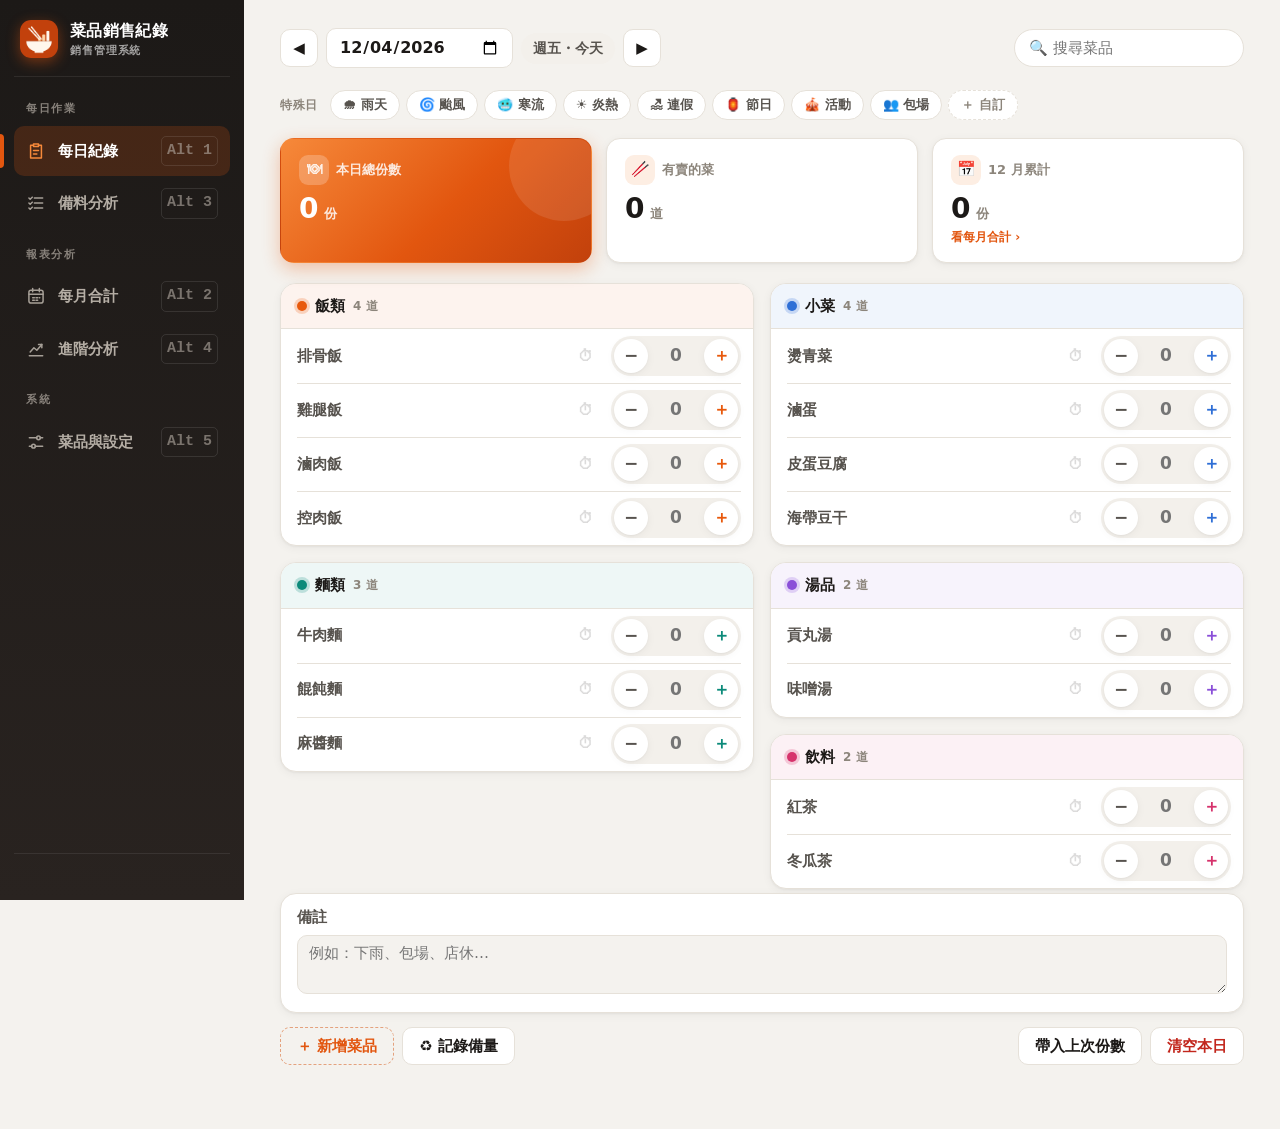
<file: index.html>
<!doctype html>
<html lang="zh-Hant">
<head>
<meta charset="utf-8">
<meta name="viewport" content="width=device-width, initial-scale=1, viewport-fit=cover">
<meta name="theme-color" content="#c2410c">
<meta name="apple-mobile-web-app-capable" content="yes">
<meta name="apple-mobile-web-app-title" content="菜品銷售">
<title>菜品銷售紀錄</title>
<link rel="manifest" href="manifest.webmanifest">
<link rel="icon" href="icons/icon-192.png">
<link rel="apple-touch-icon" href="icons/apple-touch-icon.png">
<link rel="stylesheet" href="styles.css?v=8">
</head>
<body>
<header class="top">
  <div class="brand"><img src="icons/icon-192.png" alt=""><div class="bt"><span id="shop">菜品銷售紀錄</span><small>銷售管理系統</small></div></div>
  <nav id="nav" aria-label="主選單">
    <span class="nav-sec">每日作業</span>
    <a href="#/day" data-v="day" title="每日紀錄（Alt+1）"><b><svg viewBox="0 0 24 24" aria-hidden="true"><path d="M9 3.5h6v3H9z"/><path d="M15 5h3.5v15.5h-13V5H9"/><path d="M9 11.5h6M9 15.5h4"/></svg></b><span>每日紀錄</span><kbd>Alt 1</kbd></a>
    <a href="#/plan" data-v="plan" title="備料分析（Alt+3）"><b><svg viewBox="0 0 24 24" aria-hidden="true"><path d="M10 6h10M10 12h10M10 18h10"/><path d="M3.5 6l1.5 1.5L7.5 5M3.5 12l1.5 1.5 2.5-2.5M3.5 18l1.5 1.5 2.5-2.5"/></svg></b><span>備料分析</span><kbd>Alt 3</kbd></a>
    <span class="nav-sec">報表分析</span>
    <a href="#/month" data-v="month" title="每月合計（Alt+2）"><b><svg viewBox="0 0 24 24" aria-hidden="true"><rect x="3.5" y="5" width="17" height="15.5" rx="2.5"/><path d="M3.5 10h17M8 3v4M16 3v4M8 14h2M12 14h2M16 14h.5M8 17h2M12 17h2"/></svg></b><span>每月合計</span><kbd>Alt 2</kbd></a>
    <a href="#/insight" data-v="insight" title="進階分析（Alt+4）"><b><svg viewBox="0 0 24 24" aria-hidden="true"><path d="M4 20h16"/><path d="M5 15.5l4.5-5 3.5 3 6-7"/><path d="M15 6.5h4v4"/></svg></b><span>進階分析</span><kbd>Alt 4</kbd></a>
    <span class="nav-sec">系統</span>
    <a href="#/settings" data-v="settings" title="菜品與設定（Alt+5）"><b><svg viewBox="0 0 24 24" aria-hidden="true"><path d="M4 7h9M17 7h3M4 17h3M11 17h9"/><circle cx="15" cy="7" r="2.2"/><circle cx="9" cy="17" r="2.2"/></svg></b><span>菜品與設定</span><kbd>Alt 5</kbd></a>
  </nav>
  <div class="foot">
    <a id="cloudst" class="cloudst" href="#/settings" hidden></a>
    <span id="status" class="status"></span>
  </div>
</header>
<main id="app"><p class="empty">載入中…</p></main>
<div id="toast" class="toast" hidden></div>
<script src="config.js?v=8"></script>
<script src="xlsx.js?v=8"></script>
<script src="app.js?v=8"></script>
</body>
</html>
</file>
<file: styles.css>
/* 菜品銷售紀錄 v2 — 版面 */
:root {
  color-scheme: light;
  --bg: #f4f2ee;
  --surface: #ffffff;
  --surface-2: #f3f0eb;
  --line: #e6e1d9;
  --text: #1c1917;
  --text-2: #57534e;
  --muted: #8c857b;
  --brand: #e2560f;
  --brand-2: #f6893a;
  --brand-ink: #fff;
  --brand-soft: #fdeee3;
  --series: #2a78d6;
  --series-soft: #d6e6f8;
  --up: #15803d;
  --down: #c0262d;
  --danger: #c2261c;
  --has: #fff6ec;
  --nav: #1c1917; --nav-2: #292320; --nav-text: #b5aea5;
  --shadow: 0 1px 2px rgba(28, 25, 23, .04), 0 2px 10px rgba(28, 25, 23, .05);
  --shadow-lg: 0 12px 32px rgba(28, 25, 23, .16);
  --r: 16px;
  /* 分類顏色 */
  --c1: #e8590c; --c2: #0c8a7a; --c3: #2f6fd6; --c4: #8a4fd8; --c5: #d6336c; --c6: #b7791f;
}
@media (prefers-color-scheme: dark) {
  :root:not([data-theme="light"]) {
    color-scheme: dark;
    --bg: #121110; --surface: #1c1a18; --surface-2: #26231f; --line: #34302b;
    --text: #f2efea; --text-2: #c9c3b8; --muted: #9a9286;
    --brand: #f97316; --brand-2: #fb923c; --brand-ink: #1a0d04; --brand-soft: #3a2316;
    --series: #3987e5; --series-soft: #20344d; --up: #4ade80; --down: #f87171; --danger: #f87171; --has: #2a1f16;
    --nav: #0c0b0a; --nav-2: #171412; --nav-text: #a8a29e;
    --shadow: 0 1px 2px rgba(0, 0, 0, .3); --shadow-lg: 0 10px 30px rgba(0, 0, 0, .5);
    --c1: #fb923c; --c2: #2dd4bf; --c3: #60a5fa; --c4: #c084fc; --c5: #f472b6; --c6: #fbbf24;
  }
}
:root[data-theme="dark"] {
  color-scheme: dark;
  --bg: #121110; --surface: #1c1a18; --surface-2: #26231f; --line: #34302b;
  --text: #f2efea; --text-2: #c9c3b8; --muted: #9a9286;
  --brand: #f97316; --brand-2: #fb923c; --brand-ink: #1a0d04; --brand-soft: #3a2316;
  --series: #3987e5; --series-soft: #20344d; --up: #4ade80; --down: #f87171; --danger: #f87171; --has: #2a1f16;
  --nav: #0c0b0a; --nav-2: #171412; --nav-text: #a8a29e;
  --shadow: 0 1px 2px rgba(0, 0, 0, .3); --shadow-lg: 0 10px 30px rgba(0, 0, 0, .5);
  --c1: #fb923c; --c2: #2dd4bf; --c3: #60a5fa; --c4: #c084fc; --c5: #f472b6; --c6: #fbbf24;
}

* { box-sizing: border-box; }
html { -webkit-text-size-adjust: 100%; }
body {
  margin: 0; background: var(--bg); color: var(--text);
  font: 15px/1.5 system-ui, -apple-system, "Segoe UI", "Microsoft JhengHei", "PingFang TC", "Noto Sans TC", sans-serif;
  font-variant-numeric: tabular-nums;
  -webkit-tap-highlight-color: transparent;
}
[hidden] { display: none !important; }
h2, h3 { margin: 0; }
h2 { font-size: 22px; letter-spacing: .02em; }
h3 { font-size: 15px; }
code { font-size: 12px; word-break: break-all; background: var(--surface-2); padding: 1px 5px; border-radius: 5px; }
.muted { color: var(--muted); }
.center { text-align: center; }
.pad { padding: 0 18px; }
.sp { flex: 1; }
.empty { color: var(--muted); text-align: center; padding: 36px 12px; }
.hint { color: var(--muted); font-size: 13px; margin: 0 0 12px; }
.sm { font-size: 12px; }
td.b, .b { font-weight: 700; }

/* ---- 頂列 ---- */
.top {
  position: sticky; top: 0; z-index: 20; display: flex; align-items: center; gap: 18px;
  padding: 10px 24px; padding-top: max(10px, env(safe-area-inset-top));
  background: color-mix(in srgb, var(--surface) 88%, transparent);
  -webkit-backdrop-filter: saturate(1.4) blur(12px); backdrop-filter: saturate(1.4) blur(12px);
  border-bottom: 1px solid var(--line);
}
.brand { display: flex; align-items: center; gap: 10px; font-weight: 800; font-size: 17px; white-space: nowrap; min-width: 0; letter-spacing: .02em; }
.brand img { width: 32px; height: 32px; border-radius: 9px; box-shadow: 0 2px 6px rgba(217, 72, 15, .3); }
.brand span { overflow: hidden; text-overflow: ellipsis; }
#nav { display: flex; gap: 2px; background: var(--surface-2); padding: 4px; border-radius: 12px; }
#nav a {
  display: flex; align-items: center; gap: 6px; padding: 7px 16px; border-radius: 9px;
  color: var(--text-2); text-decoration: none; font-weight: 700; white-space: nowrap; transition: background .15s, color .15s;
}
#nav a b { font-weight: 400; }
#nav a:hover { color: var(--text); }
#nav a.on { background: var(--surface); color: var(--brand); box-shadow: var(--shadow); }
.status { margin-left: auto; font-size: 12px; color: var(--muted); white-space: nowrap; }
.status.bad { color: var(--danger); font-weight: 700; }
.cloudst { font-size: 12px; font-weight: 700; color: var(--muted); text-decoration: none; white-space: nowrap; padding: 4px 10px; border-radius: 999px; background: var(--surface-2); }
.cloudst.ok { color: var(--up); background: color-mix(in srgb, var(--up) 12%, transparent); }
.cloudst.bad { color: var(--danger); background: color-mix(in srgb, var(--danger) 12%, transparent); }
.cloudform { display: grid; grid-template-columns: minmax(0, 2fr) minmax(0, 1fr) auto; gap: 10px; align-items: end; }
.cloudform label { display: grid; gap: 4px; font-weight: 600; color: var(--text-2); font-size: 13px; }
.card p.pad { margin: 0 0 14px; line-height: 1.7; }
.modal { position: fixed; inset: 0; z-index: 70; background: rgba(20, 12, 4, .5); display: grid; place-items: center; padding: 16px; -webkit-backdrop-filter: blur(3px); backdrop-filter: blur(3px); }
.dlg { background: var(--surface); color: var(--text); border-radius: 18px; padding: 22px; max-width: 440px; width: 100%; box-shadow: var(--shadow-lg); animation: pop .18s ease-out; }
@keyframes pop { from { transform: translateY(8px) scale(.98); opacity: 0; } }
.dlg p { margin: 0 0 16px; line-height: 1.6; }
.dlg .btns { flex-direction: column; }
.dlg .btns .btn { width: 100%; min-height: 44px; }
.dlg h3 { font-size: 18px; margin-bottom: 14px; }
.fl { display: grid; gap: 5px; font-weight: 600; color: var(--text-2); margin-bottom: 12px; font-size: 13px; }
.fl input { font-size: 16px; min-height: 42px; }
.dlg .btns.row2 { flex-direction: row; }
.dlg .btns.row2 .btn { flex: 1; width: auto; }

main { padding: 20px 24px 48px; max-width: 1240px; margin: 0 auto; }
.page-head { display: flex; align-items: center; gap: 12px; flex-wrap: wrap; margin-bottom: 16px; }

/* ---- 按鈕與輸入 ---- */
.btn {
  display: inline-flex; align-items: center; justify-content: center; gap: 5px;
  min-height: 38px; padding: 6px 16px; border-radius: 10px; border: 1px solid var(--line);
  background: var(--surface); color: var(--text); font: inherit; font-weight: 700; cursor: pointer; user-select: none;
  transition: border-color .15s, background .15s, transform .08s, box-shadow .15s;
}
.btn:hover:not(:disabled) { border-color: var(--muted); }
.btn:active:not(:disabled) { transform: scale(.97); }
.btn:disabled { opacity: .45; cursor: default; }
.btn.primary { background: linear-gradient(135deg, var(--brand-2), var(--brand)); border-color: transparent; color: #fff; box-shadow: 0 3px 10px color-mix(in srgb, var(--brand) 30%, transparent); }
.btn.primary:hover:not(:disabled) { border-color: transparent; filter: brightness(1.05); }
.btn.danger { color: var(--danger); }
.btn.danger:hover:not(:disabled) { border-color: var(--danger); background: color-mix(in srgb, var(--danger) 8%, var(--surface)); }
.btn.icon { padding: 0; width: 38px; }
.btn.sm { min-height: 28px; width: 28px; font-size: 11px; border-radius: 8px; }
input, textarea, select {
  font: inherit; color: var(--text); background: var(--surface); border: 1px solid var(--line);
  border-radius: 10px; padding: 6px 11px; min-height: 38px; min-width: 0; transition: border-color .15s, box-shadow .15s;
}
input:hover, textarea:hover { border-color: color-mix(in srgb, var(--muted) 60%, var(--line)); }
input:focus, textarea:focus { outline: none; border-color: var(--brand); box-shadow: 0 0 0 3px color-mix(in srgb, var(--brand) 18%, transparent); }
input.warn { border-color: var(--danger); }
input[type=checkbox] { min-height: 0; width: 18px; height: 18px; accent-color: var(--brand); box-shadow: none; }
textarea { width: 100%; resize: vertical; }
.chk { display: inline-flex; align-items: center; gap: 6px; font-size: 13px; color: var(--text-2); cursor: pointer; }

.seg { display: inline-flex; flex-wrap: wrap; gap: 2px; background: var(--surface-2); padding: 3px; border-radius: 10px; }
.seg button { font: inherit; font-size: 13px; font-weight: 600; border: 0; background: transparent; color: var(--text-2); padding: 5px 11px; border-radius: 8px; cursor: pointer; white-space: nowrap; }
.seg button.on { background: var(--surface); color: var(--brand); box-shadow: var(--shadow); }

/* ---- 日期列（◀ 日期 ▶ 接成一顆） ---- */
.datebar { display: flex; align-items: center; gap: 8px; flex-wrap: wrap; }
.datebar > .btn.icon { border-radius: 10px; }
.datebar input[type=date], .datebar input[type=month] { font-weight: 800; font-size: 16px; padding: 6px 12px; }
.wd { font-weight: 800; color: var(--text-2); padding: 5px 12px; border-radius: 999px; background: var(--surface-2); white-space: nowrap; font-size: 14px; }
.wd.we { color: var(--brand); background: var(--brand-soft); }
.search { margin-left: auto; width: 230px; border-radius: 999px; padding-left: 14px; }

/* ---- KPI ---- */
.kpis { display: grid; grid-template-columns: repeat(auto-fit, minmax(160px, 1fr)); gap: 12px; margin-bottom: 18px; }
.kpis.k3 { grid-template-columns: repeat(3, minmax(0, 1fr)); }
.kpi { position: relative; background: var(--surface); border: 1px solid var(--line); border-radius: var(--r); padding: 14px 16px; box-shadow: var(--shadow); min-width: 0; overflow: hidden; }
.kpi .l { display: flex; align-items: center; gap: 7px; font-size: 13px; color: var(--muted); font-weight: 700; }
.kpi .ki { font-style: normal; font-size: 15px; width: 28px; height: 28px; display: grid; place-items: center; border-radius: 9px; background: var(--surface-2); flex: none; }
.kpi .v { font-size: 26px; font-weight: 800; line-height: 1.25; margin-top: 6px; overflow: hidden; text-overflow: ellipsis; white-space: nowrap; letter-spacing: .01em; }
.kpi .v small { font-size: 13px; font-weight: 700; color: var(--muted); margin-left: 2px; }
.kpi .s { font-size: 12px; color: var(--text-2); margin-top: 2px; }
.kpi .s a { color: var(--brand); text-decoration: none; font-weight: 700; }
.kpi.main { background: linear-gradient(135deg, var(--brand-2), var(--brand)); border-color: transparent; color: #fff; box-shadow: 0 6px 18px color-mix(in srgb, var(--brand) 32%, transparent); }
.kpi.main .l, .kpi.main .v small { color: rgba(255, 255, 255, .85); }
.kpi.main .ki { background: rgba(255, 255, 255, .22); }
.kpi.main::after { content: ""; position: absolute; right: -28px; top: -28px; width: 110px; height: 110px; border-radius: 50%; background: rgba(255, 255, 255, .1); }
.kpi.best .v { font-size: 22px; }
.dl { font-weight: 700; }
.dl.up { color: var(--up); }
.dl.down { color: var(--down); }

/* ---- 每日紀錄 ---- */
.day-groups { columns: 2 420px; column-gap: 16px; }
.group {
  --gc: var(--brand);
  break-inside: avoid; background: var(--surface); border: 1px solid var(--line); border-radius: var(--r);
  margin-bottom: 16px; overflow: hidden; box-shadow: var(--shadow);
}
.group h3 {
  display: flex; align-items: center; gap: 8px; padding: 11px 16px; font-size: 15px; color: var(--text);
  background: color-mix(in srgb, var(--gc) 7%, var(--surface)); border-bottom: 1px solid var(--line);
}
.group h3 .dot { width: 10px; height: 10px; border-radius: 50%; background: var(--gc); box-shadow: 0 0 0 3px color-mix(in srgb, var(--gc) 22%, transparent); flex: none; }
.group h3 .gn { font-size: 12px; font-weight: 600; color: var(--muted); }
.group h3 .gq { margin-left: auto; font-size: 13px; color: var(--gc); background: color-mix(in srgb, var(--gc) 13%, transparent); padding: 1px 10px; border-radius: 999px; }
.group h3 .gq:empty { display: none; }
.row { position: relative; display: grid; grid-template-columns: 1fr auto; align-items: center; gap: 10px; padding: 7px 12px 7px 16px; transition: background .15s; }
.row + .row::before { content: ""; position: absolute; top: 0; left: 16px; right: 12px; border-top: 1px solid var(--line); }
.row.has { background: color-mix(in srgb, var(--gc) 6%, var(--surface)); }
.row.has::after { content: ""; position: absolute; left: 0; top: 6px; bottom: 6px; width: 3px; border-radius: 0 3px 3px 0; background: var(--gc); }
.row .nm { font-weight: 700; min-width: 0; overflow-wrap: anywhere; }
.row:not(.has) .nm { color: var(--text-2); font-weight: 600; }
.row .nm small { font-weight: 400; margin-left: 6px; }
.tag { font-size: 11px; color: var(--muted); border: 1px solid var(--line); border-radius: 5px; padding: 0 5px; margin-left: 6px; font-weight: 600; }
/* 份數：－ 數字 ＋ 接成一顆膠囊 */
.qty { display: flex; align-items: center; gap: 0; background: var(--surface-2); border-radius: 999px; padding: 3px; }
.qty .btn.icon { width: 34px; min-height: 34px; border-radius: 50%; border: 0; background: var(--surface); box-shadow: var(--shadow); font-size: 17px; color: var(--text-2); }
.qty .btn.icon[data-act=inc] { color: var(--gc); }
.qty .btn.icon:hover { color: var(--brand); }
.qty input { width: 56px; text-align: center; font-weight: 800; font-size: 17px; padding: 2px; border: 0; background: transparent; min-height: 34px; }
.qty input:focus { box-shadow: none; color: var(--brand); }
.row.has .qty { background: color-mix(in srgb, var(--gc) 13%, var(--surface)); }
.qty input::-webkit-inner-spin-button { display: none; }
.qty input { -moz-appearance: textfield; }
.note { display: block; font-weight: 700; color: var(--text-2); margin: 4px 0 14px; background: var(--surface); border: 1px solid var(--line); border-radius: var(--r); padding: 12px 16px; box-shadow: var(--shadow); }
.note textarea { margin-top: 6px; font-weight: 400; background: var(--bg); }
.day-tools { display: flex; gap: 8px; flex-wrap: wrap; justify-content: flex-end; }
.day-tools .sp { flex: 1; }
.day-tools [data-act=add] { border-style: dashed; color: var(--brand); border-color: color-mix(in srgb, var(--brand) 45%, var(--line)); background: transparent; }

/* ---- 卡片與表格 ---- */
.card { background: var(--surface); border: 1px solid var(--line); border-radius: var(--r); margin-bottom: 16px; box-shadow: var(--shadow); padding-bottom: 14px; overflow: hidden; }
.card:has(.tbl-wrap) { padding-bottom: 0; }
.card-head { display: flex; align-items: center; gap: 10px; flex-wrap: wrap; padding: 14px 18px 10px; }
.card-head h3 { font-size: 16px; }
.card.form { padding: 16px 18px; }
.card.form label { display: grid; gap: 6px; font-weight: 700; color: var(--text-2); max-width: 420px; }
.card .hint.pad { margin-bottom: 12px; }
.btns { display: flex; gap: 8px; flex-wrap: wrap; }
.tbl-wrap { overflow-x: auto; background: var(--surface); border: 1px solid var(--line); border-radius: var(--r); box-shadow: var(--shadow); }
.card .tbl-wrap { border: 0; border-radius: 0; box-shadow: none; }
table { width: 100%; border-collapse: collapse; }
th, td { padding: 9px 12px; text-align: left; border-bottom: 1px solid var(--line); white-space: nowrap; }
th { font-size: 12px; color: var(--muted); font-weight: 700; background: var(--surface-2); position: sticky; top: 0; letter-spacing: .04em; }
tbody tr { transition: background .12s; }
tbody tr:hover { background: color-mix(in srgb, var(--brand) 4%, var(--surface)); }
tbody tr:last-child td { border-bottom: 0; }
tfoot td { font-weight: 800; border-top: 2px solid var(--line); border-bottom: 0; background: var(--surface-2); }
.r { text-align: right; }
.c { text-align: center; }

/* 排行 */
.rk { display: inline-grid; place-items: center; min-width: 26px; height: 26px; border-radius: 50%; font-size: 12px; font-weight: 800; color: var(--muted); background: var(--surface-2); }
.rk.r1 { background: linear-gradient(135deg, #fcd34d, #f59e0b); color: #5a3a00; }
.rk.r2 { background: linear-gradient(135deg, #e5e7eb, #a8b0bc); color: #2f3640; }
.rk.r3 { background: linear-gradient(135deg, #f3c18f, #c4773b); color: #4a2408; }
.chip { display: inline-block; font-size: 12px; font-weight: 600; color: var(--text-2); background: var(--surface-2); padding: 1px 9px; border-radius: 999px; }
.rank td.r.b { font-size: 16px; }
.rank .share { width: 26%; min-width: 150px; }
.rank .share small { color: var(--text-2); margin-left: 8px; font-weight: 600; }
.track { display: inline-block; vertical-align: middle; width: calc(100% - 56px); height: 10px; background: var(--surface-2); border-radius: 999px; overflow: hidden; }
.track i { display: block; height: 100%; background: linear-gradient(90deg, var(--brand-2), var(--brand)); border-radius: 999px; }

/* ---- 月曆 ---- */
.cal { padding: 0 14px 4px; }
.cal-h, .cal-g { display: grid; grid-template-columns: repeat(7, minmax(0, 1fr)); gap: 7px; }
.cal-h span { text-align: center; font-size: 12px; font-weight: 800; color: var(--muted); padding-bottom: 6px; letter-spacing: .1em; }
.cal-h span.we { color: var(--brand); }
.cd {
  position: relative; display: flex; flex-direction: column; justify-content: space-between; min-height: 72px; padding: 7px 9px;
  border: 1px solid var(--line); border-radius: 12px; background: var(--surface); color: var(--text); text-decoration: none;
  transition: transform .12s, box-shadow .12s, border-color .12s;
}
.cd.blank { border: 0; background: transparent; }
.cd b { font-size: 13px; font-weight: 700; color: var(--text-2); }
.cd.we b { color: var(--brand); }
.cd span { font-size: 18px; font-weight: 800; text-align: right; white-space: nowrap; }
.cd span small { font-size: 11px; font-weight: 600; color: var(--muted); }
.cd span.z { color: var(--line); font-weight: 400; }
.cd.fut { opacity: .5; border-style: dashed; }
.cd.has { border-color: transparent; }
.cd.l1 { background: color-mix(in srgb, var(--brand) 10%, var(--surface)); }
.cd.l2 { background: color-mix(in srgb, var(--brand) 20%, var(--surface)); }
.cd.l3 { background: color-mix(in srgb, var(--brand) 32%, var(--surface)); }
.cd.l4 { background: linear-gradient(135deg, var(--brand-2), var(--brand)); color: #fff; }
.cd.l4 b, .cd.l4 span small, .cd.l4 .nt { color: rgba(255, 255, 255, .88); }
.cd.today { box-shadow: 0 0 0 2px var(--surface), 0 0 0 4px var(--brand); }
.cd.today b::after { content: "今天"; margin-left: 5px; font-size: 10px; font-weight: 800; color: #fff; background: var(--brand); padding: 0 5px; border-radius: 999px; vertical-align: 1px; }
.cd.l4.today b::after { background: #fff; color: var(--brand); }
a.cd:not(.blank):hover { transform: translateY(-2px); box-shadow: var(--shadow-lg); }
.cd .nt { position: absolute; top: 6px; right: 8px; font-style: normal; font-size: 12px; color: var(--muted); }

/* ---- 菜品清單 ---- */
.dlist { list-style: none; margin: 0; padding: 0; border-top: 1px solid var(--line); }
.dlist li { display: grid; grid-template-columns: auto minmax(0, 2fr) minmax(0, 1fr) auto auto; gap: 10px; align-items: center; padding: 8px 18px; border-bottom: 1px solid var(--line); transition: background .12s; }
.dlist li:hover { background: color-mix(in srgb, var(--brand) 3%, var(--surface)); }
.dlist li:last-child { border-bottom: 0; }
.dlist li.off input:not([type=checkbox]) { opacity: .5; text-decoration: line-through; }
.dlist li.flash { animation: flash 1.6s ease-out; }
@keyframes flash { from { background: var(--brand-soft); } to { background: transparent; } }
.dlist .mv { display: flex; gap: 3px; }
.dlist .mv .btn { color: var(--muted); }
.dlist .f-name { font-weight: 700; }
.dlist input:not([type=checkbox]) { background: transparent; border-color: transparent; }
.dlist input:not([type=checkbox]):hover { border-color: var(--line); background: var(--surface); }
.dlist input:not([type=checkbox]):focus { border-color: var(--brand); background: var(--surface); }
.dlist .f-cat { color: var(--text-2); }

.toast {
  position: fixed; z-index: 60; left: 50%; bottom: 28px; transform: translateX(-50%); max-width: calc(100vw - 32px);
  background: var(--text); color: var(--bg); padding: 11px 18px; border-radius: 999px; font-weight: 700; box-shadow: var(--shadow-lg);
  animation: toastin .2s ease-out;
}
@keyframes toastin { from { opacity: 0; transform: translate(-50%, 8px); } }

@media (prefers-reduced-motion: reduce) {
  *, *::before, *::after { animation: none !important; transition: none !important; }
}

/* ---- 手機 ---- */
@media screen and (max-width: 719px) {
  body { font-size: 15px; }
  /* 頂列不能用 backdrop-filter：會讓底部導覽列（position: fixed）跟著頂列跑 */
  .top { padding: 9px 16px; padding-top: max(9px, env(safe-area-inset-top)); background: var(--surface); -webkit-backdrop-filter: none; backdrop-filter: none; }
  .brand { font-size: 16px; }
  .brand img { width: 28px; height: 28px; border-radius: 8px; }
  #nav {
    position: fixed; left: 0; right: 0; bottom: 0; z-index: 30; border-radius: 0;
    background: color-mix(in srgb, var(--surface) 92%, transparent);
    -webkit-backdrop-filter: saturate(1.4) blur(12px); backdrop-filter: saturate(1.4) blur(12px);
    border-top: 1px solid var(--line); box-shadow: 0 -4px 16px rgba(0, 0, 0, .05);
    padding: 6px 8px max(6px, env(safe-area-inset-bottom)); justify-content: space-around; gap: 4px;
  }
  #nav a { flex-direction: column; gap: 1px; padding: 4px 6px; font-size: 11px; flex: 1; border-radius: 12px; }
  #nav a b { font-size: 20px; line-height: 1.25; }
  #nav a.on { background: var(--brand-soft); box-shadow: none; }
  main { padding: 14px 14px calc(92px + env(safe-area-inset-bottom)); }
  .toast { bottom: calc(86px + env(safe-area-inset-bottom)); }
  h2, .page-head h2 { font-size: 20px; }
  .search { width: 100%; margin-left: 0; }
  .cloudform { grid-template-columns: 1fr; }
  .status { display: none; }
  .cloudst { margin-left: auto; }
  .datebar { width: 100%; gap: 6px; }
  .datebar input[type=date], .datebar input[type=month] { flex: 1 1 140px; min-width: 140px; }
  .wd { padding: 5px 9px; font-size: 13px; }
}
@media screen and (max-width: 360px) {
  .datebar input[type=date], .datebar input[type=month] { font-size: 15px; padding: 6px 6px; }
  .datebar > .btn.icon { width: 36px; }
  .wd { padding: 4px 7px; }
  .kpis.k3 .kpi .ki { display: none; }
  .ctl .wd { display: none; }
}
@media screen and (max-width: 719px) {
  .kpis { grid-template-columns: 1fr 1fr; gap: 10px; margin-bottom: 14px; }
  .kpi { padding: 11px 12px; }
  .kpi .v { font-size: 21px; }
  .kpi.best .v { font-size: 18px; }
  .kpis.k3 { grid-template-columns: repeat(3, minmax(0, 1fr)); gap: 8px; }
  .kpis.k3 .kpi { padding: 10px; }
  .kpis.k3 .kpi .l { font-size: 11px; gap: 5px; }
  .kpis.k3 .kpi .ki { width: 22px; height: 22px; font-size: 12px; border-radius: 7px; }
  .kpis.k3 .kpi .v { font-size: 19px; margin-top: 4px; }
  .kpis.k3 .kpi .s { font-size: 11px; }
  .row { padding: 7px 10px 7px 14px; }
  .row + .row::before { left: 14px; right: 10px; }
  .btn.icon { width: 40px; min-height: 40px; font-size: 18px; }
  .qty .btn.icon { width: 38px; min-height: 38px; }
  .qty input { width: 50px; }
  .cal { padding: 0 8px 4px; }
  .cal-h, .cal-g { gap: 4px; }
  .cd { min-height: 54px; padding: 4px 5px; border-radius: 9px; }
  .cd b { font-size: 12px; }
  .cd span { font-size: 14px; }
  .cd span small { display: none; }
  .cd .nt { top: 3px; right: 4px; font-size: 10px; }
  .cd.today b::after { display: none; }
  .card-head { padding: 12px 14px 8px; }
  .pad { padding: 0 14px; }
  .card.form { padding: 14px; }
  .dlist li { grid-template-columns: minmax(0, 3fr) minmax(0, 2fr) auto; gap: 6px 8px; padding: 10px 12px; }
  .dlist .f-name { grid-column: 1; grid-row: 1; }
  .dlist .f-cat { grid-column: 2; grid-row: 1; }
  .dlist .f-del { grid-column: 3; grid-row: 1; }
  .dlist .f-off { grid-column: 1; grid-row: 2; padding-left: 10px; }
  .dlist .mv { grid-column: 2 / 4; grid-row: 2; justify-self: end; gap: 6px; }
  .dlist .btn.icon.sm { width: 34px; min-height: 30px; font-size: 12px; }
  .dlist input:not([type=checkbox]) { border-color: var(--line); background: var(--surface); }
  .day-tools .sp { display: none; }
  .day-tools .btn { flex: 1 1 auto; }
  .rank .share { min-width: 100px; width: 30%; }
  th, td { padding: 8px 9px; }
}

/* ---- 備料預估與星期分析 ---- */
.ctl { display: flex; align-items: center; gap: 10px 18px; flex-wrap: wrap; margin-bottom: 12px; }
.opt { display: flex; align-items: center; gap: 8px; font-size: 13px; font-weight: 700; color: var(--muted); }
.hint.warn-t { color: var(--brand); }
.card .kpis.pad { margin-bottom: 14px; }
.fc .fg td { background: color-mix(in srgb, var(--gc) 8%, var(--surface)); font-weight: 800; font-size: 13px; padding-top: 8px; padding-bottom: 8px; }
.fc .fg .dot { display: inline-block; width: 9px; height: 9px; border-radius: 50%; background: var(--gc); margin-right: 8px; vertical-align: 1px; }
.fc .fg span { float: right; color: var(--gc); }
.fc .fr td:first-child { padding-left: 28px; font-weight: 600; }
.fc .fr.z td { color: var(--muted); }
.fc .sug { display: inline-block; min-width: 46px; text-align: center; font-size: 16px; padding: 1px 10px; border-radius: 999px; background: var(--brand-soft); color: var(--brand); }
.fc .fr.z .sug { background: transparent; color: var(--muted); }
.insight { margin: 0 0 6px; font-size: 14px; }
.insight b { color: var(--brand); }
.wbars { display: grid; grid-template-columns: repeat(7, minmax(0, 1fr)); gap: 10px; align-items: end; margin: 6px 0 4px; }
.wb { display: flex; flex-direction: column; align-items: center; gap: 4px; min-width: 0; }
.wb .bv { font-size: 14px; font-weight: 800; }
.wb .bt { width: 100%; max-width: 56px; height: 140px; display: flex; align-items: flex-end; background: var(--surface-2); border-radius: 10px; overflow: hidden; }
.wb .bt i { display: block; width: 100%; border-radius: 10px 10px 0 0; background: color-mix(in srgb, var(--brand) 45%, var(--surface)); transition: height .3s; }
.wb.hi .bt i { background: linear-gradient(180deg, var(--brand-2), var(--brand)); }
.wb.hi .bv { color: var(--brand); }
.wb b { font-size: 14px; color: var(--text-2); }
.wb.we b { color: var(--brand); }
.wb small { font-size: 11px; color: var(--muted); }
.sm-h { font-size: 14px !important; }
.wk th.we { color: var(--brand); }
.wk td:not(:first-child), .wk th:not(:first-child) { min-width: 48px; }

/* ---- PDF 版面（畫面外產生，固定白底） ---- */
.pdf-render { position: fixed; left: -10000px; top: 0; width: 718px; background: #fff; color: #1f1a14; color-scheme: light; }
.rp { width: 718px; padding: 4px 2px; font: 12px/1.45 "Microsoft JhengHei", "PingFang TC", "Noto Sans TC", system-ui, sans-serif; color: #1f1a14; background: #fff; }
.rp-h { display: flex; justify-content: space-between; align-items: flex-end; border-bottom: 3px solid #d9480f; padding-bottom: 8px; margin-bottom: 12px; }
.rp-shop { font-size: 12px; color: #8a8174; font-weight: 700; }
.rp h1 { margin: 2px 0 0; font-size: 22px; }
.rp-sub { text-align: right; font-size: 10.5px; color: #8a8174; }
.rp-ks { display: grid; grid-template-columns: repeat(auto-fit, minmax(0, 1fr)); grid-auto-flow: column; gap: 8px; margin-bottom: 12px; }
.rp-k { border: 1px solid #e7e0d5; border-radius: 8px; padding: 6px 10px; }
.rp-k:first-child { background: #fdebdd; border-color: #f5c9a8; }
.rp-k span { display: block; font-size: 10.5px; color: #8a8174; font-weight: 700; }
.rp-k b { font-size: 17px; }
.rp-row { display: grid; grid-template-columns: 1.7fr 1fr; gap: 10px; }
.rp-box { border: 1px solid #e7e0d5; border-radius: 8px; padding: 8px 10px; margin-bottom: 10px; }
.rp-box h2 { font-size: 13px; margin: 0 0 6px; color: #d9480f; }
.rp-g { display: grid; grid-template-columns: repeat(7, 1fr); gap: 3px; }
.rp-wh { text-align: center; font-size: 10px; font-weight: 800; color: #8a8174; }
.rp-wh.we, .rp-d.we i { color: #d9480f; }
.rp-d { position: relative; height: 38px; border: 1px solid #eee6da; border-radius: 5px; padding: 2px 4px; }
.rp-d.blank { border: 0; }
.rp-d i { font-style: normal; font-size: 9.5px; color: #554d43; font-weight: 700; }
.rp-d b { position: absolute; right: 4px; bottom: 2px; font-size: 13px; }
.rp-d em { position: absolute; right: 4px; top: 1px; font-style: normal; font-size: 9px; color: #8a8174; }
.rp-wr { display: grid; grid-template-columns: 34px 1fr 34px; align-items: center; gap: 6px; margin: 5px 0; font-size: 11.5px; }
.rp-wr.we span:first-child { color: #d9480f; font-weight: 700; }
.rp-wr b { text-align: right; }
.rp-wk p { margin: 8px 0 0; font-size: 11px; color: #554d43; }
.rp-bar { display: inline-block; vertical-align: middle; width: 100%; height: 8px; background: #f2ede5; border-radius: 4px; overflow: hidden; }
.rp-bar i { display: block; height: 100%; background: #f08c2e; border-radius: 4px; }
.rp-t .rp-bar { width: 44px; margin-right: 5px; height: 7px; }
.rp-cols { display: grid; grid-template-columns: 1fr 1fr; gap: 10px; }
.rp-cols:has(> :only-child) { grid-template-columns: 1fr; }
.rp-t { width: 100%; border-collapse: collapse; font-size: 11.5px; }
.rp-t th { background: #f2ede5; color: #554d43; font-size: 10.5px; padding: 4px 6px; text-align: left; position: static; }
.rp-t td { padding: 3.5px 6px; border-bottom: 1px solid #eee6da; white-space: nowrap; }
.rp-t .r { text-align: right; }
.rp-t .c { text-align: center; }
.rp-t tfoot td { font-weight: 800; border-top: 2px solid #e7e0d5; background: #faf7f2; }
.rp-n { margin: 0; padding-left: 16px; font-size: 11.5px; }
.rp-n b { margin-right: 6px; }
.rp-fc td { padding: 6px 7px; font-size: 13px; }
.rp-fc .rp-cat td { background: #fdebdd; font-weight: 800; color: #b13d0c; padding: 4px 7px; }
.rp-fc .rp-cat small { font-weight: 600; color: #8a8174; }
.rp-fc .big { font-size: 16px; font-weight: 800; color: #d9480f; }
.rp-fc .wr { width: 80px; border-left: 1px solid #eee6da; }
.rp-sign { display: flex; gap: 60px; margin-top: 22px; font-size: 13px; font-weight: 700; }
.rp-sign span { flex: 1; border-bottom: 1px solid #999; padding-bottom: 18px; }

@media screen and (max-width: 719px) {
  .ctl { gap: 10px; }
  .opt { width: 100%; justify-content: space-between; }
  .ctl .datebar { flex-wrap: nowrap; }
  .ctl .datebar input[type=date] { min-width: 0; flex: 1 1 auto; font-size: 15px; padding: 6px 8px; }
  .ctl .wd { padding: 4px 8px; font-size: 12px; }
  .wbars { gap: 5px; }
  .wb .bt { height: 110px; border-radius: 7px; }
  .wb .bt i { border-radius: 7px 7px 0 0; }
  .wb .bv { font-size: 12px; }
  .fc .fr td:first-child { padding-left: 18px; }
  #nav a { font-size: 10.5px; padding: 4px 2px; }
}

/* ---- v2.3：賣完時間、鎖定、修改紀錄、同期比較 ---- */
.row { grid-template-columns: minmax(0, 1fr) auto auto; }
.row .so { display: inline-block; margin-left: 8px; font-size: 11px; font-weight: 800; color: #fff; background: var(--danger); padding: 0 7px; border-radius: 999px; vertical-align: 1px; }
.row .so[hidden] { display: none; }
.sob { width: 32px !important; min-height: 32px !important; border-radius: 50% !important; border-color: transparent; background: transparent; font-size: 15px !important; opacity: .45; padding: 0; }
.sob:hover:not(:disabled) { opacity: 1; background: var(--surface-2); border-color: transparent; }
.sob.on { opacity: 1; background: color-mix(in srgb, var(--danger) 14%, transparent); }
.sob:disabled { opacity: .15; }
.day-groups.ro .qty { opacity: .55; }
.lockbar { display: flex; align-items: center; gap: 10px; flex-wrap: wrap; justify-content: space-between; margin-bottom: 14px; padding: 10px 14px; border-radius: var(--r); background: color-mix(in srgb, var(--c3) 10%, var(--surface)); border: 1px solid color-mix(in srgb, var(--c3) 30%, var(--line)); font-weight: 700; color: var(--text-2); }
.daylog { margin-top: 16px; padding: 0; }
.daylog summary { cursor: pointer; padding: 12px 18px; font-weight: 800; list-style-position: inside; }
.daylog ul { list-style: none; margin: 0; padding: 0 0 6px; border-top: 1px solid var(--line); }
.daylog li { display: grid; grid-template-columns: 90px minmax(0, 1fr) minmax(0, 1.4fr) auto; gap: 10px; padding: 7px 18px; border-bottom: 1px solid var(--line); font-size: 14px; }
.daylog li:last-child { border-bottom: 0; }
.daylog time { color: var(--muted); font-variant-numeric: tabular-nums; }
.tag.sot { color: var(--danger); border-color: color-mix(in srgb, var(--danger) 40%, var(--line)); }
.dl.new { color: var(--c3); }
.kpi.main .dl { color: #fff; background: rgba(255, 255, 255, .22); padding: 0 6px; border-radius: 999px; }
.seg-l { font-size: 12px; font-weight: 700; color: var(--muted); padding: 5px 4px 5px 8px; }
.chip.on { color: var(--c3); background: color-mix(in srgb, var(--c3) 12%, transparent); }
.rp-so { margin-left: 6px; font-size: 10px; color: #c2261c; border: 1px solid #f0b6b0; border-radius: 4px; padding: 0 3px; }
@media screen and (max-width: 719px) {
  .row { gap: 6px; }
  .sob { width: 30px !important; min-height: 30px !important; }
  .daylog li { grid-template-columns: 76px minmax(0, 1fr) auto; padding: 7px 14px; }
  .daylog li span:not(.r) { grid-column: 2 / 4; grid-row: 2; color: var(--muted); font-size: 13px; }
  .daylog li .r { grid-column: 3; grid-row: 1; }
  .lockbar .btn { width: 100%; }
}

/* ---- v2.4 進階分析 ---- */
.kpi.warn .v { color: var(--danger); }
.tag.fix { color: var(--c3); border-color: color-mix(in srgb, var(--c3) 40%, var(--line)); }
a.opt.chip { text-decoration: none; padding: 4px 11px; font-size: 12px; }
.tune { margin-bottom: 14px; }
.tune .btns { align-items: center; margin: 6px 0 4px; }
.tune .hint { margin: 8px 0 0; }
.sw { display: inline-flex; align-items: center; gap: 8px; font-size: 14px; font-weight: 600; color: var(--text-2); cursor: pointer; }
.sw input { width: 18px; height: 18px; accent-color: var(--brand); }
.two { display: grid; grid-template-columns: repeat(2, minmax(0, 1fr)); gap: 0 24px; padding: 0 18px 14px; }
.two h4 { margin: 4px 0 6px; font-size: 14px; }
.lst { list-style: none; margin: 0 0 8px; padding: 0; }
.lst li { display: grid; grid-template-columns: minmax(0, 1fr) auto auto; align-items: center; gap: 2px 10px; padding: 7px 0; border-bottom: 1px solid var(--line); }
.lst li:last-child { border-bottom: 0; }
.lst li > span:first-child { font-weight: 700; overflow: hidden; text-overflow: ellipsis; white-space: nowrap; }
.lst li > small { grid-column: 1 / -1; color: var(--muted); font-size: 12px; }
.lst li .dl { text-align: right; min-width: 52px; }
.lst.cn li { grid-template-columns: minmax(0, 1fr) auto; }
.lst.cn li > span:first-child { white-space: normal; font-weight: 400; }
.str { font-size: 12px; padding: 1px 10px; border-radius: 999px; color: var(--c6); background: color-mix(in srgb, var(--c6) 14%, transparent); }
.str.hi { color: var(--danger); background: color-mix(in srgb, var(--danger) 13%, transparent); }
.spark { display: inline-flex; align-items: flex-end; gap: 2px; height: 22px; width: 62px; vertical-align: middle; }
.spark i { flex: 1; min-height: 2px; background: color-mix(in srgb, var(--brand) 55%, var(--surface)); border-radius: 2px 2px 0 0; }
.spark i:last-child { background: var(--brand); }
.alert { margin: 0 18px 14px; padding: 10px 14px; border-radius: 12px; background: color-mix(in srgb, var(--danger) 9%, var(--surface)); border: 1px solid color-mix(in srgb, var(--danger) 30%, var(--line)); display: grid; gap: 3px; font-size: 14px; }
.alert b { color: var(--danger); }
.alert small { color: var(--muted); }
.abcbar { display: flex; gap: 3px; margin-bottom: 14px; height: 30px; }
.abcbar i { font-style: normal; display: flex; align-items: center; min-width: 0; padding: 0 10px; border-radius: 8px; font-size: 12px; font-weight: 700; overflow: hidden; white-space: nowrap; color: #fff; }
.abcbar b { margin-right: 4px; font-size: 14px; }
.ab-a { --abc: var(--c1); }
.ab-b { --abc: var(--c3); }
.ab-c { --abc: #9a9286; }
.abcbar i.ab-a, .abcbar i.ab-b, .abcbar i.ab-c { background: var(--abc); }
.abk { display: inline-grid; place-items: center; width: 24px; height: 24px; border-radius: 7px; font-weight: 800; font-size: 13px; color: var(--abc); background: color-mix(in srgb, var(--abc) 15%, transparent); }
.abc tr.ab-c td.b { color: var(--muted); }
.vd { font-size: 12px; font-weight: 700; padding: 1px 9px; border-radius: 999px; white-space: nowrap; }
.vd.good { color: var(--up); background: color-mix(in srgb, var(--up) 13%, transparent); }
.vd.ok { color: var(--text-2); background: var(--surface-2); }
.vd.weak { color: var(--danger); background: color-mix(in srgb, var(--danger) 12%, transparent); }
.nd .spark { width: 48px; }
.ybars { display: grid; grid-template-columns: repeat(12, minmax(0, 1fr)); gap: 6px; align-items: end; margin: 6px 0 4px; }
.yb { display: flex; flex-direction: column; align-items: center; gap: 3px; min-width: 0; }
.yb .bv { font-size: 12px; font-weight: 800; white-space: nowrap; }
.yb .bt { position: relative; width: 100%; max-width: 44px; height: 150px; background: var(--surface-2); border-radius: 8px; overflow: hidden; }
.yb .bt i, .yb .bt em { position: absolute; bottom: 0; display: block; border-radius: 6px 6px 0 0; }
.yb .bt em { left: 0; right: 0; background: color-mix(in srgb, var(--muted) 28%, transparent); }
.yb .bt i { left: 22%; right: 22%; background: color-mix(in srgb, var(--brand) 55%, var(--surface)); }
.yb.hi .bt i { background: linear-gradient(180deg, var(--brand-2), var(--brand)); }
.yb.part .bt i { background: repeating-linear-gradient(45deg, color-mix(in srgb, var(--brand) 55%, var(--surface)) 0 5px, color-mix(in srgb, var(--brand) 30%, var(--surface)) 5px 10px); }
.yb b { font-size: 12px; color: var(--text-2); }
.yb small { font-size: 11px; color: var(--muted); white-space: nowrap; }
/* PDF */
.rp-p { margin: 0 0 6px; font-size: 11.5px; color: #3a332b; }
.rp-mini { display: block; font-size: 11px; color: #8a8174; margin: 2px 0 3px; }
.rp-li { display: flex; justify-content: space-between; gap: 8px; font-size: 11.5px; padding: 2.5px 0; border-bottom: 1px solid #f2ede5; }
.rp-li span { color: #554d43; font-weight: 700; white-space: nowrap; }
.rp-abc { display: inline-block; width: 16px; text-align: center; border-radius: 3px; color: #fff; background: #9a9286; }
.rp-abc.A { background: #e8590c; }
.rp-abc.B { background: #2f6fd6; }
.rp-yb { display: grid; grid-template-columns: repeat(12, 1fr); gap: 5px; align-items: end; }
.rp-yb > div { text-align: center; font-size: 10px; }
.rp-yb span { display: block; font-weight: 700; height: 14px; }
.rp-yt { position: relative; height: 90px; background: #faf7f2; border-radius: 4px; }
.rp-yt i, .rp-yt em { position: absolute; bottom: 0; display: block; }
.rp-yt em { left: 0; right: 0; background: #e7e0d5; }
.rp-yt i { left: 22%; right: 22%; background: #f08c2e; }
.rp-yb b { font-size: 10px; color: #554d43; }
@media screen and (max-width: 719px) {
  .two { grid-template-columns: 1fr; padding: 0 14px 12px; }
  .alert { margin: 0 14px 12px; }
  .ybars { gap: 3px; }
  .yb .bt { height: 110px; border-radius: 6px; }
  .yb .bv { font-size: 10px; }
  .yb b { font-size: 11px; }
  .yb small { font-size: 9px; }
  #nav a { padding: 4px 2px; font-size: 10.5px; }
  #nav a span { white-space: nowrap; }
}
.yb { cursor: pointer; }
@media screen and (max-width: 719px) {
  .yb .bv { display: none; }
  .yb .mo { display: none; }
  .yb b { font-size: 12px; }
  .yb small { display: none; }
}
@media screen and (min-width: 720px) and (max-width: 1040px) {
  #nav a { padding: 7px 10px; gap: 4px; }
  .brand span { max-width: 9em; overflow: hidden; text-overflow: ellipsis; white-space: nowrap; }
}

/* =====================================================================
   v2.5 專業版面：左側導覽列、圖示徽章、分析卡片、新功能元件
   ===================================================================== */
body { font-family: "Segoe UI", "Microsoft JhengHei UI", "Microsoft JhengHei", system-ui, -apple-system, "PingFang TC", "Noto Sans TC", sans-serif; }
#nav svg { width: 20px; height: 20px; fill: none; stroke: currentColor; stroke-width: 1.8; stroke-linecap: round; stroke-linejoin: round; display: block; }
#nav kbd { display: none; }
.nav-sec { display: none; }
.brand .bt { display: flex; flex-direction: column; min-width: 0; line-height: 1.2; }
.brand .bt small { display: none; font-size: 11px; font-weight: 600; letter-spacing: .08em; opacity: .6; }
.top .foot { display: contents; }

/* ---- 桌面：左側深色導覽列 ---- */
@media screen and (min-width: 720px) {
  :root { --sbw: 244px; }
  body { padding-left: var(--sbw); }
  .top {
    position: fixed; left: 0; top: 0; bottom: 0; width: var(--sbw); z-index: 30;
    flex-direction: column; align-items: stretch; gap: 0; padding: 18px 14px 16px;
    background: linear-gradient(180deg, var(--nav) 0%, var(--nav-2) 100%); color: #fff;
    border: 0; -webkit-backdrop-filter: none; backdrop-filter: none; overflow-y: auto;
  }
  .top > .kn-home { align-self: flex-start; margin: 0 0 12px 4px !important; }
  .brand { color: #fff; padding: 2px 6px 18px; margin-bottom: 8px; border-bottom: 1px solid rgba(255, 255, 255, .08); gap: 12px; }
  .brand img { width: 38px; height: 38px; border-radius: 11px; box-shadow: 0 4px 14px rgba(226, 86, 15, .45); }
  .brand .bt span { font-size: 16px; overflow: hidden; text-overflow: ellipsis; white-space: nowrap; }
  .brand .bt small { display: block; margin-top: 3px; }
  #nav { flex-direction: column; gap: 2px; background: transparent; padding: 0; border-radius: 0; }
  .nav-sec { display: block; font-size: 11px; font-weight: 700; letter-spacing: .14em; color: color-mix(in srgb, var(--nav-text) 70%, transparent); padding: 16px 12px 6px; }
  #nav a { gap: 12px; padding: 10px 12px; border-radius: 10px; color: var(--nav-text); font-weight: 600; position: relative; }
  #nav a b { opacity: .9; }
  #nav a:hover { background: rgba(255, 255, 255, .06); color: #fff; }
  #nav a.on { background: color-mix(in srgb, var(--brand) 20%, transparent); color: #fff; box-shadow: none; }
  #nav a.on::before { content: ""; position: absolute; left: -14px; top: 8px; bottom: 8px; width: 4px; border-radius: 0 4px 4px 0; background: var(--brand); }
  #nav a.on b { color: var(--brand-2); opacity: 1; }
  #nav kbd { display: inline; margin-left: auto; font: 600 10.5px/1 inherit; color: color-mix(in srgb, var(--nav-text) 60%, transparent); border: 1px solid rgba(255, 255, 255, .1); border-radius: 5px; padding: 3px 5px; }
  .top .foot { display: flex; flex-direction: column; gap: 8px; margin-top: auto; padding: 14px 6px 0; border-top: 1px solid rgba(255, 255, 255, .08); }
  .top .status { margin: 0; color: var(--nav-text); font-size: 12px; min-height: 16px; }
  .top .cloudst { align-self: flex-start; background: rgba(255, 255, 255, .07); color: var(--nav-text); }
  .top .cloudst.ok { color: #4ade80; background: rgba(74, 222, 128, .12); }
  .top .cloudst.bad { color: #fca5a5; background: rgba(248, 113, 113, .14); }
  main { max-width: 1320px; padding: 28px 36px 64px; }
}
/* 平板：導覽列縮成圖示 */
@media screen and (min-width: 720px) and (max-width: 1099px) {
  :root { --sbw: 76px; }
  .top { padding: 16px 10px; align-items: center; }
  .top > .kn-home { margin: 0 0 10px !important; padding: 5px 7px !important; font-size: 0 !important; align-self: center; }
  .top > .kn-home span { font-size: 18px !important; }
  .brand { padding: 0 0 14px; justify-content: center; }
  .brand .bt, .nav-sec, #nav kbd, #nav a span, .top .status { display: none !important; }
  #nav { width: 100%; gap: 6px; }
  #nav a { justify-content: center; padding: 12px 0; }
  #nav a.on::before { left: -10px; }
  .top .foot { padding: 12px 0 0; align-items: center; width: 100%; }
  .top .cloudst { font-size: 0; padding: 6px 8px; align-self: center; }
  .top .cloudst::before { content: "☁"; font-size: 15px; }
  main { padding: 24px 24px 56px; }
}
@media screen and (max-width: 719px) {
  .brand .bt span { overflow: hidden; text-overflow: ellipsis; white-space: nowrap; }
  #nav svg { width: 22px; height: 22px; }
  #nav a b { line-height: 1; margin-bottom: 2px; }
  .top .foot { display: flex; align-items: center; gap: 8px; margin-left: auto; }
}

/* ---- 頁首 ---- */
.page-head { margin-bottom: 20px; gap: 12px 14px; }
.page-head h2 { font-size: 24px; font-weight: 800; letter-spacing: .01em; }
.ph-t { display: flex; flex-direction: column; gap: 2px; min-width: 0; }
.ph-t p { margin: 0; }

/* ---- 卡片：標題列加分隔線與圖示徽章 ---- */
.card { border-radius: var(--r); border-color: var(--line); box-shadow: var(--shadow); margin-bottom: 18px; scroll-margin-top: 76px; }
.card > .card-head:first-child { border-bottom: 1px solid var(--line); margin-bottom: 16px; padding: 14px 20px; min-height: 60px; }
.card-head h3 { display: inline-flex; align-items: center; gap: 10px; font-size: 16px; font-weight: 800; }
.card-head h3 .hi { font-style: normal; display: inline-grid; place-items: center; width: 32px; height: 32px; border-radius: 10px; background: var(--brand-soft); font-size: 16px; flex: none; }
.card-head h3.sm-h { font-size: 14px !important; color: var(--text-2); }
.pad { padding: 0 20px; }
.card.form { padding: 18px 20px; }
.card > .tbl-wrap { border-top: 1px solid var(--line) !important; }
.card > .card-head:first-child + .tbl-wrap { border-top: 0 !important; margin-top: -16px; }
th { font-size: 11.5px; letter-spacing: .06em; padding-top: 10px; padding-bottom: 10px; }
td { padding-top: 10px; padding-bottom: 10px; }
td.wrap { white-space: normal; min-width: 150px; line-height: 1.6; }

/* ---- KPI ---- */
.kpis { gap: 14px; margin-bottom: 20px; }
.kpis.k6 { grid-template-columns: repeat(3, minmax(0, 1fr)); }
@media screen and (min-width: 1560px) { .kpis.k6 { grid-template-columns: repeat(6, minmax(0, 1fr)); } }
.kpis.k4 { grid-template-columns: repeat(4, minmax(0, 1fr)); }
.kpi { border-radius: 14px; padding: 16px 18px; }
.kpi .ki { background: var(--brand-soft); width: 30px; height: 30px; }
.kpi .v { font-size: 28px; letter-spacing: -.01em; }
.kpi.main { background: linear-gradient(135deg, #f6893a 0%, #e2560f 55%, #c2410c 100%); }
.kpi.good .v { color: var(--up); }
.card .kpi:not(.main) { box-shadow: none; background: var(--surface-2); border-color: transparent; }
.card .kpi.main { box-shadow: none; }
.card .kpi:not(.main) .ki { background: var(--surface); }
.kbar { display: block; height: 6px; margin-top: 8px; border-radius: 99px; background: var(--surface-2); overflow: hidden; }
.kbar i { display: block; height: 100%; border-radius: 99px; background: var(--brand); }
.kbar.ok i { background: var(--up); }
.kbar.low i { background: var(--c6); }
.kpi.main .kbar { background: rgba(255, 255, 255, .25); }
.kpi.main .kbar i { background: #fff; }

/* ---- 按鈕 ---- */
.btn.primary { background: var(--brand); box-shadow: 0 2px 8px color-mix(in srgb, var(--brand) 30%, transparent); }
.btn.primary:hover:not(:disabled) { background: color-mix(in srgb, var(--brand) 88%, #000); filter: none; }
.btn.tgl.on { color: var(--brand); border-color: color-mix(in srgb, var(--brand) 50%, var(--line)); background: var(--brand-soft); }

/* ---- 進階分析：快速跳轉 ---- */
.subnav { position: sticky; top: 0; z-index: 15; display: flex; gap: 6px; overflow-x: auto; scrollbar-width: none; margin: -6px -4px 18px; padding: 10px 4px;
  background: color-mix(in srgb, var(--bg) 88%, transparent); -webkit-backdrop-filter: blur(10px); backdrop-filter: blur(10px); }
.subnav::-webkit-scrollbar { display: none; }
.subnav button { flex: none; font: inherit; font-size: 13px; font-weight: 700; color: var(--text-2); background: var(--surface); border: 1px solid var(--line); border-radius: 999px; padding: 6px 13px; cursor: pointer; white-space: nowrap; transition: border-color .15s, color .15s; }
.subnav button:hover { color: var(--brand); border-color: color-mix(in srgb, var(--brand) 45%, var(--line)); }

/* ---- 特殊日標註 ---- */
.tagbar { display: flex; align-items: center; gap: 10px; margin-bottom: 16px; min-width: 0; }
.card .tagbar { margin: 0 0 12px; }
.tb-l { font-size: 12px; font-weight: 800; color: var(--muted); letter-spacing: .06em; white-space: nowrap; }
.tb-s { display: flex; gap: 6px; overflow-x: auto; scrollbar-width: none; padding: 2px; min-width: 0; }
.tb-s::-webkit-scrollbar { display: none; }
.tg { flex: none; font: inherit; font-size: 13px; font-weight: 600; color: var(--text-2); background: var(--surface); border: 1px solid var(--line); border-radius: 999px; padding: 4px 12px; cursor: pointer; white-space: nowrap; transition: border-color .15s, background .15s, color .15s; }
.tg:hover:not(:disabled) { border-color: var(--muted); }
.tg.on { color: var(--brand); background: var(--brand-soft); border-color: color-mix(in srgb, var(--brand) 45%, var(--line)); font-weight: 800; }
.tg.add { border-style: dashed; color: var(--muted); }
.tg:disabled { cursor: default; opacity: .55; }
.tg.on:disabled { opacity: 1; }
.cd .tgi { position: absolute; left: 50%; transform: translateX(-50%); top: 6px; font-style: normal; font-size: 11px; letter-spacing: -1px; }
.tag.tgf { color: var(--c4); border-color: color-mix(in srgb, var(--c4) 40%, var(--line)); }
.alert.info { background: color-mix(in srgb, var(--c3) 9%, var(--surface)); border-color: color-mix(in srgb, var(--c3) 30%, var(--line)); margin: 0 20px 14px; padding: 10px 14px; }
.alert.info b { color: var(--c3); }

/* ---- 每日紀錄：備量欄 ---- */
.mkon .row { grid-template-columns: minmax(0, 1fr) auto auto auto; }
.mkh { display: grid; grid-template-columns: minmax(0, 1fr) 32px 64px 130px; gap: 10px; padding: 6px 12px 2px 16px; font-size: 11px; font-weight: 700; color: var(--muted); letter-spacing: .06em; }
.mkh span { text-align: center; }
.mkh span:first-child { grid-column: 1 / 3; text-align: left; }
.mk input { width: 64px; text-align: center; font-weight: 700; font-size: 15px; min-height: 36px; border-radius: 999px; background: var(--surface-2); border-color: transparent; padding: 2px 6px; -moz-appearance: textfield; }
.mk input::-webkit-inner-spin-button { display: none; }
.mk input:focus { background: var(--surface); }
.row .lf { display: inline-block; margin-left: 8px; font-size: 11px; font-weight: 800; color: var(--c6); }
.row .lf:empty { display: none; }

/* ---- 目標 ---- */
.goal { margin-bottom: 16px; }
.gl-h { display: flex; align-items: baseline; gap: 6px; }
.gl-h b { font-size: 34px; font-weight: 800; letter-spacing: -.01em; }
.gl-h span { color: var(--muted); font-weight: 700; }
.gl-h em { margin-left: auto; font-style: normal; font-size: 22px; font-weight: 800; color: var(--brand); }
.gl-b { position: relative; height: 14px; border-radius: 99px; background: var(--surface-2); overflow: hidden; margin: 8px 0 10px; }
.gl-b i { position: absolute; left: 0; top: 0; bottom: 0; border-radius: 99px; background: linear-gradient(90deg, var(--brand-2), var(--brand)); }
.gl-b s { position: absolute; top: 0; bottom: 0; background: repeating-linear-gradient(45deg, color-mix(in srgb, var(--brand) 35%, transparent) 0 5px, transparent 5px 10px); }
.gl-s { margin: 0; color: var(--text-2); font-size: 14px; line-height: 1.7; }
.gl-s b { color: var(--brand); }
.gbars { display: grid; grid-template-columns: repeat(6, minmax(0, 1fr)); gap: 12px; align-items: end; margin-bottom: 8px; }
.gbm { display: flex; flex-direction: column; align-items: center; gap: 4px; }
.gbm span { font-size: 12px; font-weight: 800; color: var(--text-2); }
.gbm.ok span { color: var(--up); }
.gbm .bt { position: relative; width: 100%; max-width: 64px; height: 120px; background: var(--surface-2); border-radius: 10px; overflow: hidden; }
.gbm .bt i { position: absolute; left: 18%; right: 18%; bottom: 0; border-radius: 6px 6px 0 0; background: color-mix(in srgb, var(--brand) 50%, var(--surface)); }
.gbm.ok .bt i { background: color-mix(in srgb, var(--up) 70%, var(--surface)); }
.gbm.part .bt i { background: repeating-linear-gradient(45deg, color-mix(in srgb, var(--brand) 55%, var(--surface)) 0 5px, color-mix(in srgb, var(--brand) 28%, var(--surface)) 5px 10px); }
.gbm .bt em { position: absolute; left: 0; right: 0; border-top: 2px dashed var(--text-2); z-index: 1; }
.gbm b { font-size: 12px; color: var(--text-2); }
.gp { font-weight: 800; color: var(--c6); }
.gp.ok { color: var(--up); }
.goalform { display: grid; grid-template-columns: repeat(2, minmax(0, 220px)) auto; gap: 10px 14px; align-items: end; justify-content: start; }
.goalform label { display: grid; gap: 5px; font-weight: 700; color: var(--text-2); font-size: 13px; }
.gdish { margin-top: 14px; }
.gdish summary { cursor: pointer; font-weight: 700; color: var(--text-2); font-size: 14px; padding: 6px 0; }
.gd-list { display: grid; grid-template-columns: repeat(auto-fill, minmax(210px, 1fr)); gap: 8px 14px; padding: 8px 0 4px; }
.gd-list label { display: flex; align-items: center; gap: 8px; font-size: 14px; }
.gd-list span { flex: 1; min-width: 0; overflow: hidden; text-overflow: ellipsis; white-space: nowrap; }
.gd-list input { width: 90px; text-align: right; }
.rp-on { align-self: center; }

/* ---- 報廢、影響長條、分店 ---- */
.track.sm { width: 84px; height: 8px; margin-right: 8px; }
.track.sm.bad i { background: var(--down); }
.track.sm.ok i { background: var(--up); }
.track.sc i { background: var(--sc); }
.eff { position: relative; display: inline-block; width: 84px; height: 8px; border-radius: 99px; background: var(--surface-2); vertical-align: middle; margin-right: 6px; }
.eff::after { content: ""; position: absolute; left: 50%; top: -3px; bottom: -3px; width: 1.5px; background: var(--muted); }
.eff i { position: absolute; top: 0; bottom: 0; }
.eff i.p { left: 50%; background: var(--up); border-radius: 0 99px 99px 0; }
.eff i.n { right: 50%; background: var(--down); border-radius: 99px 0 0 99px; }
.sdot { display: inline-block; width: 9px; height: 9px; border-radius: 50%; background: var(--sc); margin-right: 7px; vertical-align: 1px; flex: none; }
.legend { display: flex; flex-wrap: wrap; gap: 4px 14px; font-size: 12px; font-weight: 700; color: var(--text-2); margin-left: auto; }
.mbars { display: grid; grid-template-columns: repeat(6, minmax(0, 1fr)); gap: 12px; margin-bottom: 14px; }
.mb { display: flex; flex-direction: column; align-items: center; gap: 5px; }
.mb .bt { display: flex; align-items: flex-end; gap: 3px; width: 100%; height: 140px; padding: 0 8px; background: var(--surface-2); border-radius: 10px; }
.mb .bt i { flex: 1; min-height: 2px; border-radius: 4px 4px 0 0; background: var(--sc); }
.mb b { font-size: 12px; color: var(--text-2); }
.bdt th .sdot { margin-right: 5px; }

/* ---- 菜品清單：售價、成本 ---- */
.dlist li { grid-template-columns: auto minmax(0, 2fr) minmax(0, 1fr) 96px 110px auto auto; }
.f-pr, .f-co { display: flex; align-items: center; gap: 4px; font-size: 12px; color: var(--muted); font-weight: 700; white-space: nowrap; }
.f-pr input, .f-co input { width: 100%; text-align: right; }
.dlist .f-pr input, .dlist .f-co input { border-color: var(--line) !important; background: var(--surface) !important; }

@media screen and (max-width: 719px) {
  .page-head h2 { font-size: 21px; }
  .card > .card-head:first-child { padding: 12px 14px; min-height: 52px; margin-bottom: 14px; }
  .card > .card-head:first-child + .tbl-wrap { margin-top: -14px; }
  .card-head h3 .hi { width: 28px; height: 28px; font-size: 14px; border-radius: 9px; }
  .pad { padding: 0 14px; }
  .card { scroll-margin-top: 120px; }
  .subnav { top: calc(51px + env(safe-area-inset-top)); margin: -4px -14px 14px; padding: 8px 14px; }
  .kpis.k4, .kpis.k6 { grid-template-columns: 1fr 1fr; }
  .kpi .v { font-size: 22px; }
  .tagbar { gap: 8px; margin-bottom: 12px; }
  .tb-l { display: none; }
  .alert.info { margin: 0 14px 12px; }
  /* 備量模式：菜名一行，下一行放 ⏱、做了、賣出 */
  .mkh { display: none; }
  .mkon .row { grid-template-columns: minmax(0, 1fr) auto auto auto; row-gap: 4px; }
  .mkon .row .nm { grid-column: 1 / -1; }
  .mkon .row .sob { grid-column: 2; grid-row: 2; }
  .mkon .row .mk { grid-column: 3; grid-row: 2; }
  .mkon .row .qty { grid-column: 4; grid-row: 2; }
  .mk input { width: 58px; }
  .goalform { grid-template-columns: 1fr 1fr; }
  .goalform .btn { grid-column: 1 / -1; }
  .gbars, .mbars { gap: 5px; }
  .gbm .bt { height: 96px; }
  .mb .bt { height: 110px; padding: 0 3px; gap: 2px; }
  .legend { margin-left: 0; width: 100%; }
  .dlist li { grid-template-columns: minmax(0, 3fr) minmax(0, 2fr) auto; }
  .dlist .f-off { grid-column: 1; grid-row: 2; }
  .dlist .f-pr { grid-column: 2 / 4; grid-row: 2; }
  .dlist .f-co { grid-column: 1; grid-row: 3; }
  .dlist .mv { grid-column: 2 / 4; grid-row: 3; }
}
@media screen and (max-width: 360px) {
  .mk input { width: 50px; }
  .qty input { width: 42px; }
}
</file>
